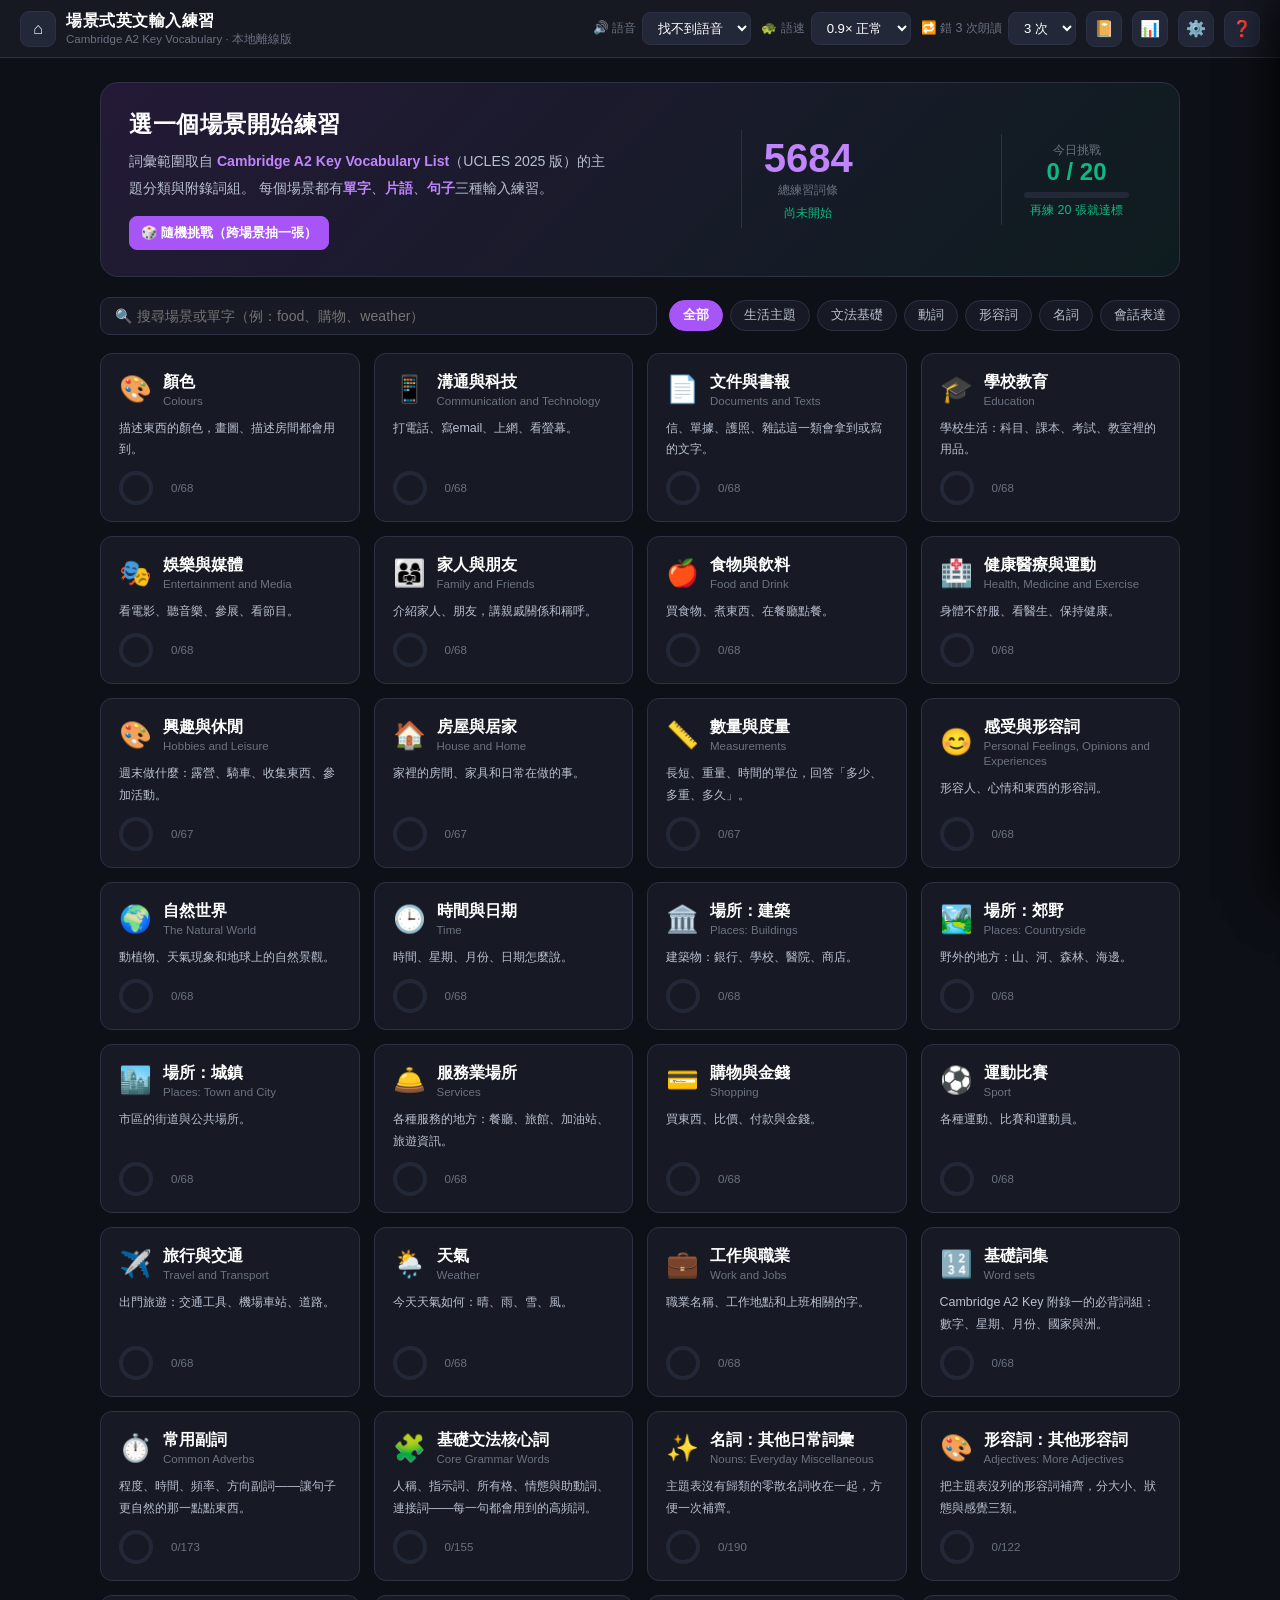
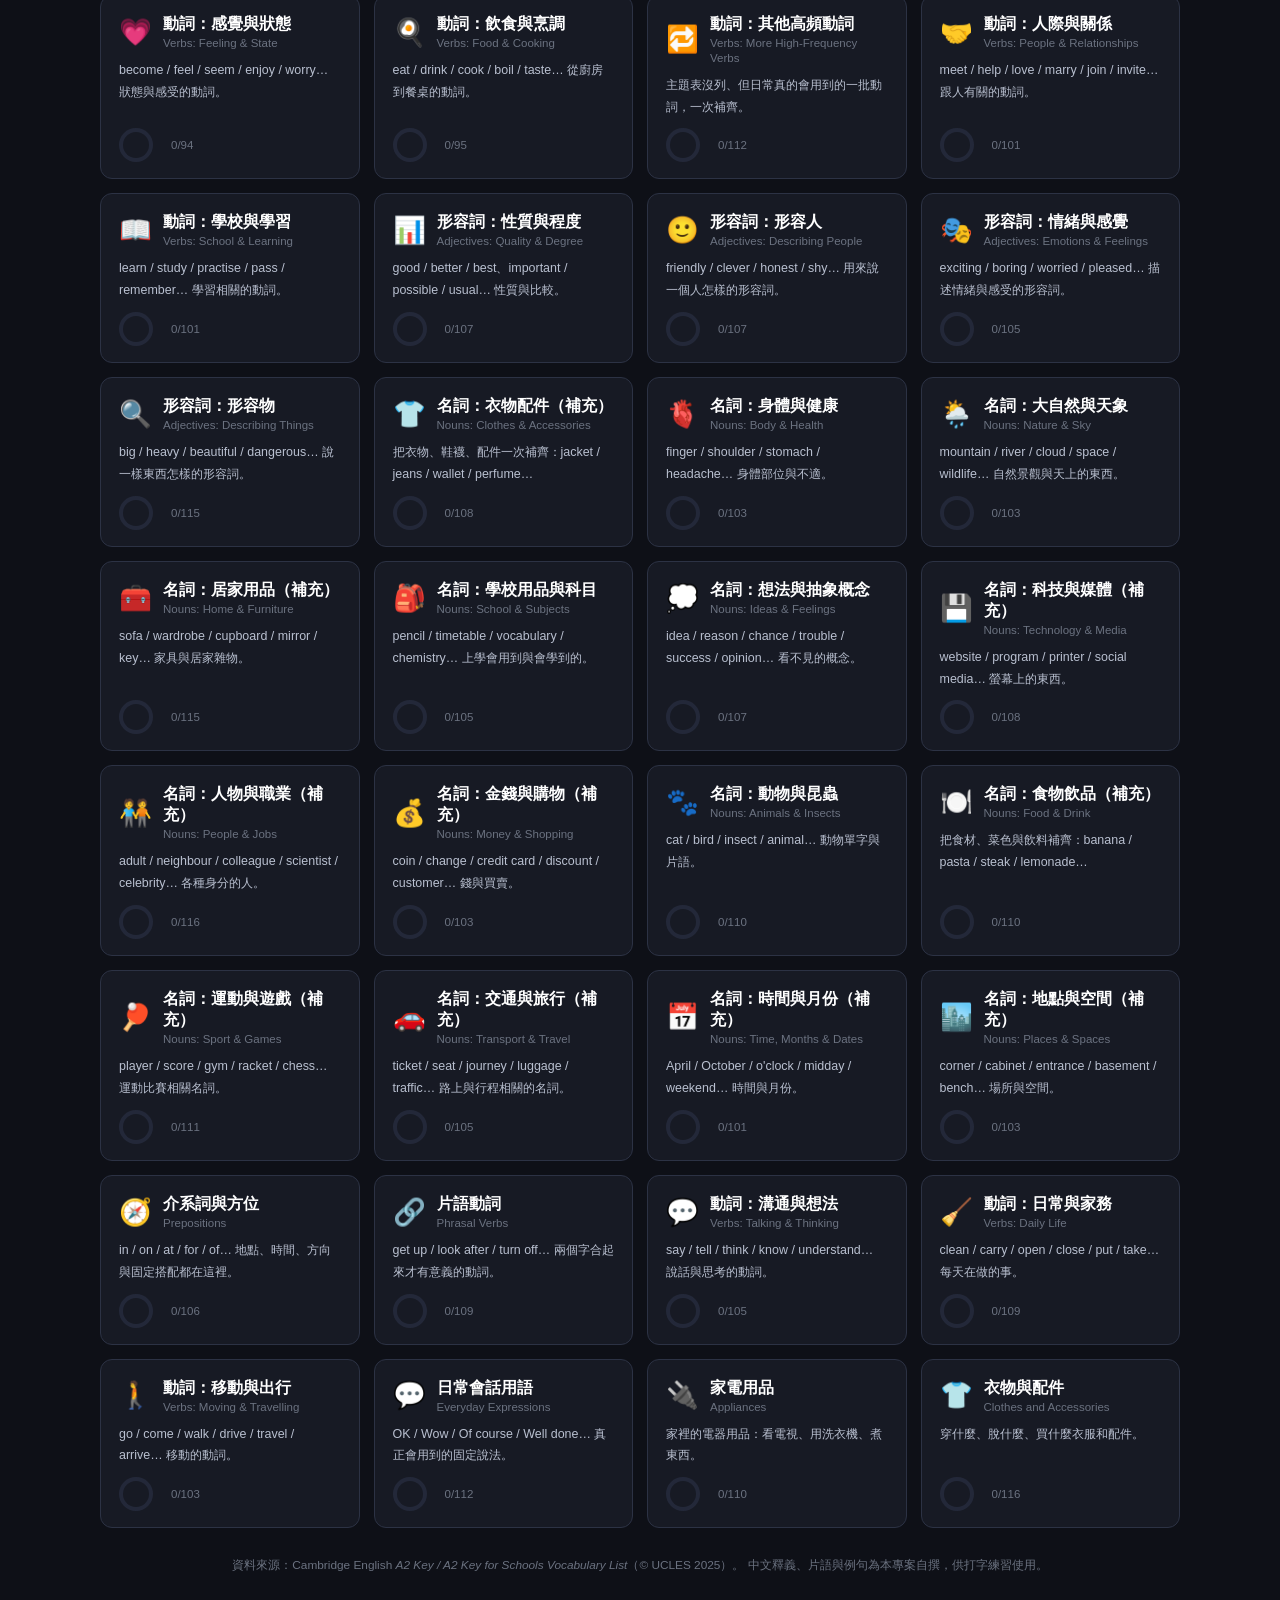
<file: index.html>
﻿<!DOCTYPE html>
<html lang="zh-TW">
<head>
<meta charset="UTF-8">
<meta name="viewport" content="width=device-width, initial-scale=1.0">
<title>場景式英文輸入練習 · A2 Key</title>
<meta name="description" content "依照生活場景分類，練習輸入單字、片語與英文句子。詞彙範圍參考 Cambridge English A2 Key Vocabulary List。">
<link rel="stylesheet" href="css/app.css">
<link rel="icon" href="data:image/svg+xml,<svg xmlns='http://www.w3.org/2000/svg' viewBox='0 0 100 100'><text y='.9em' font-size='90'>⌨️</text></svg>">
</head>
<body>

<!-- ══════════════ 頂列 ══════════════ -->
<header class="topbar">
  <div class="topbar__left">
    <button class="icon-btn" id="homeBtn" title="回到場景總覽" aria-label="回到場景總覽">⌂</button>
    <div class="brand">
      <strong>場景式英文輸入練習</strong>
      <span class="brand__sub">Cambridge A2 Key Vocabulary · 本地離線版</span>
    </div>
  </div>
  <div class="topbar__right">
    <div class="control-item">
      <label for="voiceSelect">🔊 語音</label>
      <select id="voiceSelect"><option>載入中…</option></select>
    </div>
    <div class="control-item">
      <label for="rateSelect">🐢 語速</label>
      <select id="rateSelect" aria-label="朗讀速度">
        <option value="0.5">0.5× 極慢</option>
        <option value="0.6">0.6× 很慢</option>
        <option value="0.7">0.7× 慢</option>
        <option value="0.8">0.8× 稍慢</option>
        <option value="0.9">0.9× 正常</option>
        <option value="1">1.0× 稍快</option>
        <option value="1.1">1.1× 快</option>
        <option value="1.2">1.2× 很快</option>
        <option value="1.3">1.3× 極快</option>
      </select>
    </div>
    <div class="control-item">
      <label for="repeatCountSelect">🔁 錯 3 次朗讀</label>
      <select id="repeatCountSelect">
        <option value="1">1 次</option>
        <option value="2">2 次</option>
        <option value="3" selected>3 次</option>
        <option value="4">4 次</option>
        <option value="5">5 次</option>
      </select>
    </div>
    <button class="icon-btn icon-btn--badge" id="srsBtn" title="錯字本（SRS 間隔重複）" aria-label="錯字本">
      📔<span class="icon-btn__badge" id="srsBadge" hidden>0</span>
    </button>
    <button class="icon-btn" id="statsBtn" title="學習統計" aria-label="學習統計">📊</button>
    <button class="icon-btn" id="settingsBtn" title="設定" aria-label="設定">⚙️</button>
    <button class="icon-btn" id="helpBtn" title="快捷鍵說明" aria-label="快捷鍵說明">❓</button>
  </div>
</header>

<main class="stage">

  <!-- ══════════════ 畫面 1：場景總覽 ══════════════ -->
  <section class="view view--active" id="viewHome">
    <div class="home-hero">
      <div>
        <h1>選一個場景開始練習</h1>
        <p>詞彙範圍取自 <b>Cambridge A2 Key Vocabulary List</b>（UCLES 2025 版）的主題分類與附錄詞組。
           每個場景都有<b>單字</b>、<b>片語</b>、<b>句子</b>三種輸入練習。</p>
        <button class="btn btn--primary hero-btn" id="randomBtn">🎲 隨機挑戰（跨場景抽一張）</button>
      </div>
      <div class="hero-stat">
        <div class="hero-stat__num" id="heroTotal">0</div>
        <div class="hero-stat__label">總練習詞條</div>
        <div class="hero-stat__sub" id="heroDone">尚未開始</div>
      </div>
      <div class="hero-stat hero-stat--daily" id="heroDaily">—</div>
    </div>

    <div class="filter-bar">
      <input type="search" id="sceneSearch" class="search" aria-label="搜尋場景或單字" placeholder="🔍 搜尋場景或單字（例：food、購物、weather）" autocomplete="off">
      <div class="chips" id="homeChips"></div>
    </div>

    <div class="scene-grid" id="sceneGrid"></div>

    <p class="home-foot">
      資料來源：Cambridge English <i>A2 Key / A2 Key for Schools Vocabulary List</i>（© UCLES 2025）。
      中文釋義、片語與例句為本專案自撰，供打字練習使用。
    </p>
  </section>

  <!-- ══════════════ 畫面 2：場景內單元清單 ══════════════ -->
  <section class="view" id="viewScene">
    <button class="back-link" id="sceneBack">← 回到場景總覽</button>
    <div class="scene-head">
      <div class="scene-head__icon" id="sceneIcon">🍎</div>
      <div class="scene-head__text">
        <h2 id="sceneName">—</h2>
        <p id="sceneSummary">—</p>
        <div class="progress-track"><div class="progress-fill" id="sceneProgressFill"></div></div>
        <div class="scene-head__meta" id="sceneMeta"></div>
      </div>
      <div class="scene-head__actions">
        <label class="toggle"><input type="checkbox" id="shuffleToggle"> 🔀 隨機</label>
        <button class="btn btn--ghost" id="sceneResetBtn">↺ 重設本場進度</button>
      </div>
    </div>

    <nav class="tabs" id="modeTabs">
      <button class="tab" data-mode="words"><span class="tab__ico">🔤</span>單字<span class="tab__n" data-n="words">0</span></button>
      <button class="tab" data-mode="phrases"><span class="tab__ico">🧩</span>片語<span class="tab__n" data-n="phrases">0</span></button>
      <button class="tab" data-mode="sentences"><span class="tab__ico">📝</span>句子<span class="tab__n" data-n="sentences">0</span></button>
      <button class="tab" data-mode="blind"><span class="tab__ico">🎯</span>盲打整句<span class="tab__n" data-n="blind">0</span></button>
    </nav>

    <div class="list-head">
      <span id="listCount">—</span>
      <div class="list-head__right">
        <label class="toggle"><input type="checkbox" id="mistakesOnly"> ⚠️ 只看錯題</label>
        <button class="btn btn--ghost btn--sm" id="listRestartBtn">↺ 從頭重練</button>
        <button class="btn btn--primary" id="listStartBtn">▶ 開始練習</button>
      </div>
    </div>

    <div class="unit-list" id="unitList"></div>
  </section>

  <!-- ══════════════ 畫面 3：輸入練習 ══════════════ -->
  <section class="view view--practice" id="viewPractice">
    <div class="practice-top">
      <button class="back-link" id="practiceBack">← 返回清單</button>
      <div class="chips-mini" id="practiceSceneTag"></div>
      <div class="practice-top__spacer"></div>
      <div class="live-stats" id="liveStats">
        <span title="本張卡片已花的時間">⏱ <b id="liveTime">0.0</b>s</span>
        <span title="本張卡片的錯誤次數">✗ <b id="liveErr">0</b></span>
        <span title="打字速度（每分鐘字元）">⌨ <b id="liveWpm">0</b></span>
      </div>
    </div>

    <div class="practice-bar">
      <div class="practice-bar__track"><div class="practice-bar__fill" id="practiceFill"></div></div>
      <label class="toggle toggle--sm"><input type="checkbox" id="hintToggle"> 💡 提示</label>
    </div>

    <!-- 逐字輸入模式 -->
    <div class="prompt-container" id="promptContainer">
      <div class="prompt-zh" id="promptZh">—</div>
      <div class="prompt-ipa" id="promptIpa"></div>
      <div class="prompt-en" id="promptEn"></div>
    </div>

    <div class="interactive-area" id="interactiveArea">
      <div class="words-container" id="wordsContainer"></div>
      <div class="blind-wrap" id="blindWrap" hidden>
        <div class="blind-line" id="blindLine"></div>
        <textarea id="blindInput" class="blind-input" spellcheck="false" autocomplete="off" aria-label="整句輸入區，請把英文整句打在這裡"
                  autocapitalize="off" autocorrect="off"
                  placeholder="在這裡打出整句英文…（Enter 送出，整句打對後按 Space 換下一句）"></textarea>
        <div class="blind-diff" id="blindDiff"></div>
        <p class="blind-note">盲打只比對文字本身，標點不列入計分；多打的字會以黃色顯示。</p>
      </div>
    </div>

    <div class="ime-hint" id="imeHint" style="display:none" role="status" aria-live="polite">
      <span class="ime-hint__ico">⌨</span>
      <span>偵測到<b>中文輸入法</b>正在組字，請按 <kbd>Shift</kbd> 或 <kbd>Ctrl</kbd>+<kbd>Space</kbd> 切到<b>英文（半形）</b>模式。
        這一題的撇號必須打成直的一條 <code>'</code>（U+0027），全形的 <code>＇</code> 雖然看起來像，鍵盤上打不出來也會被判錯。</span>
      <button class="ime-hint__x" id="imeHintClose" aria-label="關閉提示">✕</button>
    </div>

    <div class="status-banner" id="statusBanner" role="status" aria-live="polite"></div>

    <div class="bottom-bar">
      <button class="action-btn action-btn--primary" id="explainBtn"><span class="kbd">Alt+Z</span> 📖 解析</button>
      <button class="action-btn" id="speakBtn"><span class="kbd">Alt+'</span> ▶ 朗讀</button>
      <button class="action-btn" id="wordSpeakBtn"><span class="kbd">Alt+W</span> 🔤 單字</button>
      <button class="action-btn" id="prevBtn"><span class="kbd">Alt+P</span> 上一張</button>
      <button class="action-btn" id="nextBtn"><span class="kbd">Alt+N</span> 下一張</button>
      <button class="action-btn action-btn--primary" id="restartBtn"><span class="kbd">Enter</span> 重練</button>
    </div>
  </section>
</main>

<!-- ══════════════ 解析面板 ══════════════ -->
<div class="scrim" id="explainScrim"></div>
<aside class="drawer" id="explainPanel" aria-label="解析">
  <header class="drawer__head">
    <div>
      <h2>📖 這一題的解析</h2>
      <p class="drawer__sub" id="explainSub"></p>
    </div>
    <button class="drawer__close" id="explainClose" aria-label="關閉">✕</button>
  </header>
  <div class="drawer__body" id="explainBody"></div>
</aside>

<!-- ══════════════ 錯字本（SRS 間隔重複） ══════════════ -->
<div class="scrim" id="srsScrim"></div>
<aside class="drawer drawer--wide" id="srsPanel" aria-label="錯字本">
  <header class="drawer__head">
    <div>
      <h2>📔 錯字本</h2>
      <p class="drawer__sub" id="srsSubtitle">還沒有錯字紀錄</p>
    </div>
    <button class="drawer__close" id="srsClose" aria-label="關閉">✕</button>
  </header>

  <div class="drawer__body">
    <!-- ── 清單 ── -->
    <div id="srsPageList">
      <div class="srs-stats" id="srsStats"></div>
      <div class="srs-ladder-wrap" id="srsLadder"></div>

      <div class="srs-toolbar">
        <div class="srs-chips">
          <button class="chip" data-srs-filter="due">待複習</button>
          <button class="chip" data-srs-filter="waiting">學習中</button>
          <button class="chip" data-srs-filter="graduated">已畢業</button>
          <button class="chip" data-srs-filter="all">全部</button>
        </div>
        <select id="srsSort" aria-label="排序">
          <option value="stage">由生到熟</option>
          <option value="due">依到期時間</option>
          <option value="adds">依出錯次數</option>
        </select>
      </div>

      <div class="srs-actions">
        <button class="btn btn--primary srs-start" id="srsStart">▶ 開始複習</button>
        <button class="btn btn--ghost srs-clear" id="srsClear">清空錯字本</button>
      </div>

      <p class="srs-hint">
        每個錯字都會排進間隔重複的隊伍：剛錯的 10 分鐘後再看一次，之後 1 小時、8 小時、
        1 天、3 天、1 週、2 週、1 個月。<b>連續答對 <span id="srsNeed">3</span> 次才升一階</b>，
        答錯立刻打回原點——猜對不算數。
      </p>

      <div class="srs-count" id="srsCount"></div>
      <div class="srs-list" id="srsList"></div>
    </div>

    <!-- ── 滾動過關複習 ── -->
    <div id="srsPageReview" hidden>
      <button class="srs-back" id="srsBack">← 回到清單</button>

      <div class="srs-play" id="srsPlay">
        <div class="srs-play__top">
          <span class="srs-play__pos" id="srsPos">1 / 1</span>
          <span class="srs-play__tools">
            <button class="srs-mini" id="srsZhToggle" aria-pressed="false">👁 顯示中文</button>
            <button class="srs-mini" id="srsSpeak">🔊 朗讀</button>
          </span>
        </div>
        <div class="srs-play__bar"><i id="srsRoundBar"></i></div>

        <div class="srs-card">
          <div class="srs-card__stage" id="srsCardStage">剛錯</div>
          <div class="srs-card__ctx" id="srsCardCtx" hidden></div>
          <div class="srs-card__zh" id="srsCardZh" hidden></div>
          <div class="srs-card__ipa" id="srsCardIpa" hidden></div>
          <input class="srs-input" id="srsInput" autocomplete="off" autocapitalize="off"
                 autocorrect="off" spellcheck="false" aria-label="輸入答案">
          <div class="srs-feedback" id="srsFeedback" hidden></div>
          <div class="srs-card__from" id="srsCardFrom"></div>
        </div>

        <div class="srs-actions srs-actions--play">
          <button class="btn btn--primary" id="srsSubmit">送出（Enter）</button>
          <button class="btn btn--ghost" id="srsRetry">重打</button>
          <button class="btn btn--ghost" id="srsNo">不會</button>
          <button class="btn btn--ghost" id="srsYes">會了</button>
        </div>

        <p class="srs-hint srs-hint--play">
          先自己打出來再看答案（主動回憶）比反覆看有效得多。中文預設藏著，
          按 <kbd>Alt</kbd>+<kbd>H</kbd> 或按上方按鈕才會露出來。答錯的字會滾到本輪最後面，
          讓你趁還記得它的時候再寫一次。
        </p>
      </div>

      <div class="srs-summary" id="srsSummary" hidden></div>
      <div class="srs-actions srs-actions--again">
        <button class="btn btn--primary" id="srsAgain">再一輪</button>
      </div>
    </div>
  </div>
</aside>

<!-- ══════════════ 統計彈窗 ══════════════ -->
<div class="modal" id="statsModal" hidden>
  <div class="modal__card modal__card--wide">
    <div class="modal__head"><h2>📊 學習統計</h2><button class="drawer__close" data-close="statsModal">✕</button></div>
    <div class="modal__body" id="statsBody"></div>
    <div class="modal__body" id="weakBody" hidden>
      <div class="modal__head-row">
        <h3 class="help-h" style="margin-top:0">⚠️ 錯題本</h3>
        <span class="pill" id="weakCount"></span>
      </div>
      <p class="export-note">按「累計錯誤次數」排序，跨全部場景。這個次數是累積的，
        所以就算後來練對了也不會消失——正是需要多複習幾次的地方。點一列就直接跳回去練。</p>
      <div class="unit-list" id="weakList" aria-label="錯題本清單"></div>
    </div>
  </div>
</div>

<!-- ══════════════ 設定彈窗 ══════════════ -->
<div class="modal" id="settingsModal" hidden>
  <div class="modal__card">
    <div class="modal__head"><h2>⚙️ 設定</h2><button class="drawer__close" data-close="settingsModal">✕</button></div>
    <div class="modal__body" id="settingsBody">
      <label class="switch"><input type="checkbox" id="setAutoSpeak"> <span>切換單元時自動朗讀</span></label>
      <label class="switch"><input type="checkbox" id="setSpeakPenalty"> <span>錯字時朗讀整個單元（不只該單字）</span></label>
      <label class="switch"><input type="checkbox" id="setStrictCase"> <span>大小寫也必須完全正確（預設關閉，只比對字母）</span></label>
      <div class="setting-row">
        <label for="setRate">朗讀速度 <b id="setRateVal">0.9</b></label>
        <input type="range" id="setRate" min="0.5" max="1.3" step="0.05" value="0.9">
        <p class="export-note">頂列的「🐢 語速」下拉調的是同一個值，練習到一半也能直接改。</p>
      </div>
      <div class="setting-row">
        <label for="setFontSize">打字字級 <b id="setFontSizeVal">32</b>px</label>
        <input type="range" id="setFontSize" min="22" max="46" step="1" value="32">
      </div>
      <hr>
      <div class="export-box">
        <div class="export-head">
          <span>📤 資料備份與搬移</span>
          <span class="btn-row">
            <button class="btn btn--ghost btn--sm" id="exportDataBtn">匯出 scenes.js</button>
            <button class="btn btn--ghost btn--sm" id="exportProgressBtn">匯出進度</button>
            <button class="btn btn--ghost btn--sm" id="importProgressBtn">匯入進度</button>
            <button class="btn btn--danger btn--sm" id="clearProgressBtn">🗑 清除全部進度</button>
          </span>
        </div>
        <p class="export-note">
          場景內容存放在專案的 <code>data/scenes.js</code>，改完存檔、所有裝置就會共用同一份詞庫。<br>
          練習進度存在瀏覽器的 localStorage，可匯出成 JSON 檔換裝置使用。
        </p>
        <input type="file" id="importProgressFile" accept="application/json" hidden>
      </div>
    </div>
  </div>
</div>

<!-- ══════════════ 說明彈窗 ══════════════ -->
<div class="modal" id="helpModal" hidden>
  <div class="modal__card">
    <div class="modal__head"><h2>❓ 怎麼用這台練習機</h2><button class="drawer__close" data-close="helpModal">✕</button></div>
    <div class="modal__body" id="helpBody">
      <ol class="ex-list ex-list--num">
        <li><b>選場景</b>：首頁有 26 個生活場景，卡片上的圓環顯示該場景的完成度。</li>
        <li><b>選難度</b>：單字（逐字輸入）／片語（逐詞輸入）／句子（逐詞輸入）／盲打整句（整句一次打完）。</li>
        <li><b>照著打</b>：輸入框只接受「正確答案的前綴」，打錯會震動；同一個字錯 3 次會自動浮出提示並朗讀。</li>
        <li><b>💡 提示</b>（預設關閉）：勾選時會顯示英文原句與輸入框上方的單字；不勾選時只顯示中文與音標，英文原句和浮水印都藏起來，靠中文自己打出來。</li>
        <li><b>不會就查</b>：隨時按 <span class="kbd">Alt+Z</span> 看解析，含詞性、易錯點與練習建議。</li>
        <li><b>調朗讀</b>：頂列「🔊 語音」挑英文語音、「🐢 語速」調快慢（0.5×～1.3×，預設 0.9×），改完會先唸一句範例；跟 ⚙️ 設定頁的朗讀速度是同一個值。</li>
        <li><b>進度會記住</b>：練到第幾個、哪些字已經打好，都存在這台裝置，下次開啟直接接續。</li>
      </ol>
      <h3 class="help-h">鍵盤快捷鍵</h3>
      <table class="ex-table">
        <thead><tr><th>按鍵</th><th>功能</th></tr></thead>
        <tbody>
          <tr><td><span class="kbd">Alt + Z</span></td><td>開啟／關閉解析面板</td></tr>
          <tr><td><span class="kbd">Alt + '</span></td><td>朗讀整個單元</td></tr>
          <tr><td><span class="kbd">Alt + W</span></td><td>只朗讀目前這個單字／片語</td></tr>
          <tr><td><span class="kbd">Alt + P</span> / <span class="kbd">Alt + N</span></td><td>上一張／下一張</td></tr>
          <tr><td><span class="kbd">Enter</span></td><td>重練這一張（盲打模式下則是送出）</td></tr>
          <tr><td><span class="kbd">Space</span></td><td>句子還沒打完：朗讀目前這個單字；整句都打完：跳到下一句開頭</td></tr>
          <tr><td><span class="kbd">←</span> / <span class="kbd">→</span></td><td>上一張／下一張</td></tr>
          <tr><td><span class="kbd">Esc</span></td><td>關閉面板／彈窗</td></tr>
        </tbody>
      </table>
      <h3 class="help-h">三種輸入模式怎麼選</h3>
      <table class="ex-table">
        <thead><tr><th>模式</th><th>適合</th></tr></thead>
        <tbody>
          <tr><td><b>單字</b></td><td>先確認每個字的字母完全正確，特別是 -ed / -s / -le 這類變化</td></tr>
          <tr><td><b>片語</b></td><td>熟記固定搭配（<i>a piece of cake</i>、<i>at the weekend</i>）</td></tr>
          <tr><td><b>句子</b></td><td>逐詞輸入，強迫你注意大小寫、標點與單複數</td></tr>
          <tr><td><b>盲打整句</b></td><td>不看提示直接把整句打出來，最接近考試的輸入方式</td></tr>
        </tbody>
      </table>
    </div>
  </div>
</div>

<div class="toast" id="toast" role="status" aria-live="polite"></div>

<script src="data/scenes.js"></script>
<script src="js/store.js"></script>
<script src="js/ipa.js"></script>
<script src="js/speech.js"></script>
<script src="js/analysis.js"></script>
<script src="js/home.js"></script>
<script src="js/practice.js"></script>
<script src="js/ui.js"></script>
<script src="js/srs-notebook.js"></script>
<script src="js/srs-ui.js"></script>
<script src="js/app.js"></script>
</body>
</html>
</file>
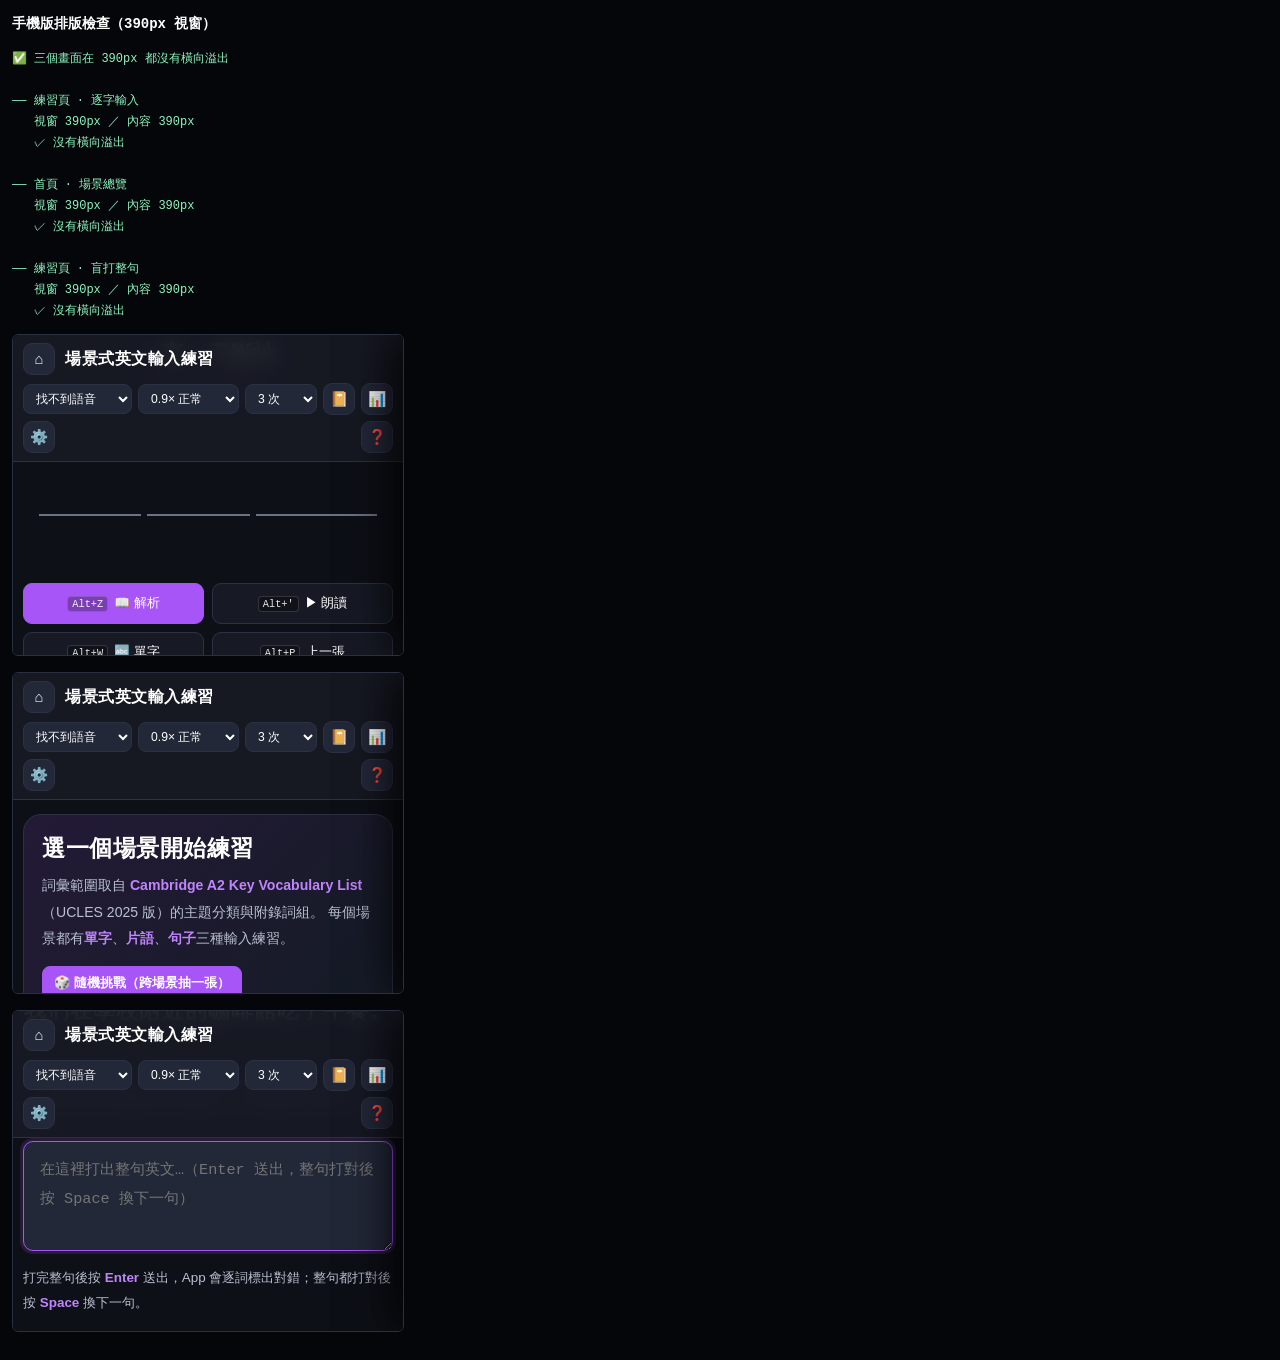
<file: tools/mobile-check.html>
﻿<!DOCTYPE html>
<html lang="zh-TW">
<head>
<meta charset="utf-8">
<meta name="viewport" content="width=device-width,initial-scale=1.0">
<title>手機版排版檢查</title>
<style>
  body { background:#05060a; color:#8ef5c0; font:12px/1.75 Consolas,"Microsoft JhengHei",monospace; margin:0; padding:12px; }
  h1 { font-size:14px; color:#fff; margin:0 0 8px; }
  iframe { width:390px; height:320px; border:1px solid #2a3040; display:block; margin:8px 0 16px; border-radius:6px; }
  #rep { white-space:pre-wrap; margin-bottom:12px; }
  .bad { color:#ff8a8a; } .good { color:#8ef5c0; }
</style>
</head>
<body>
<h1>手機版排版檢查（390px 視窗）</h1>
<pre id="rep">檢查中…</pre>

<iframe id="f1" src="../index.html?mob=1#practice/grammar-core/words/5"></iframe>
<iframe id="f2" src="../index.html?mob=2"></iframe>
<iframe id="f3" src="../index.html?mob=3#practice/food-drink/blind/1"></iframe>

<script>
/* 檢查三個畫面在 390px 下有沒有橫向溢出。
   位於「關閉狀態的抽屜 / 隱藏元素」不算問題，所以要先排除它們。 */
setTimeout(function () {
  var CASES = [
    ['f1', '練習頁 · 逐字輸入'],
    ['f2', '首頁 · 場景總覽'],
    ['f3', '練習頁 · 盲打整句']
  ];
  var out = [];

  CASES.forEach(function (c) {
    var f = document.getElementById(c[0]);
    var d = f.contentDocument;
    var doc = d.documentElement;
    var over = doc.scrollWidth - doc.clientWidth;

    out.push('── ' + c[1]);
    out.push('   視窗 ' + doc.clientWidth + 'px ／ 內容 ' + doc.scrollWidth + 'px');
    out.push(over > 0 ? '   ✗ 橫向溢出 ' + over + 'px' : '   ✓ 沒有橫向溢出');

    var bad = [];
    d.querySelectorAll('*').forEach(function (el) {
      // 跳過隱藏或滑出畫面的元素（解析抽屜關閉時本來就在畫面外）
      if (el.closest('.drawer') && !el.closest('.drawer.open')) return;
      if (el.hidden || getComputedStyle(el).display === 'none') return;
      var r = el.getBoundingClientRect();
      if (r.width > 0 && r.right > doc.clientWidth + 1) {
        bad.push(el.tagName.toLowerCase() +
          (el.id ? '#' + el.id : '') +
          (typeof el.className === 'string' && el.className
            ? '.' + el.className.trim().split(/\s+/)[0] : '') +
          ' right=' + Math.round(r.right));
      }
    });
    if (bad.length) {
      out.push('   ✗ 超出螢幕的元素：');
      bad.slice(0, 8).forEach(function (b) { out.push('       ' + b); });
    }
    out.push('');
  });

  var allOk = !/✗/.test(out.join(''));
  out.unshift(allOk ? '✅ 三個畫面在 390px 都沒有橫向溢出\n' : '❌ 有畫面出現橫向溢出\n');
  document.getElementById('rep').textContent = out.join('\n');
  document.title = allOk ? 'MOBILE-OK' : 'MOBILE-BAD';
}, 2000);
</script>
</body>
</html>
</file>
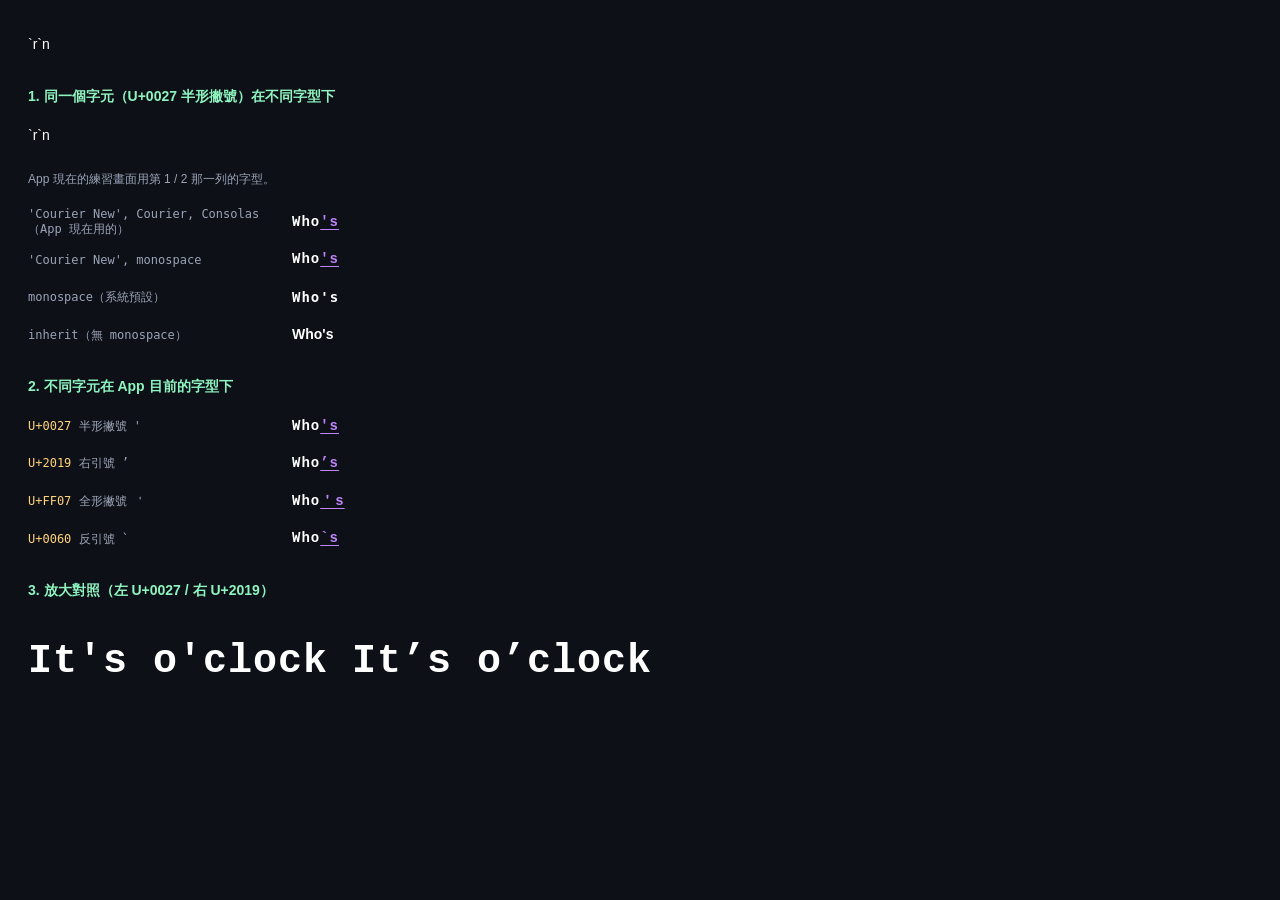
<file: tools/quote-font.html>
﻿<!DOCTYPE html>
<html lang="zh-TW">
<head>
<meta charset="utf-8">
<title>撇號字元 vs 字型</title>`r`n<!-- 在瀏覽器開啟這個檔案，可以確認你的電腦上 U+0027 長什麼樣子 -->
<style>
  body { background:#0e1017; color:#fff; font:14px/2.4 "Microsoft JhengHei",sans-serif; padding:20px; }
  h2 { font-size:14px; color:#8ef5c0; margin:18px 0 6px; }
  .row { display:flex; align-items:center; gap:14px; margin:4px 0; }
  .tag { width:250px; font:12px Consolas,monospace; color:#9aa4b8; }
  /* 完全複製 App 的浮水印樣式 */
  .wm { font-family: 'Courier New', Courier, Consolas, monospace; font-size:14px; font-weight:600;
        letter-spacing:1px; white-space:nowrap; }
  .wm .un { color:#c084fc; text-decoration:underline; text-underline-offset:3px; }
  .wm2 { font-family: 'Courier New', monospace; font-size:14px; font-weight:600;
         letter-spacing:1px; white-space:nowrap; }
  .wm2 .un { color:#c084fc; text-decoration:underline; text-underline-offset:3px; }
  .big { font-size:40px; }
  code { color:#ffd479; }
</style>
</head>
<body>
<h2>1. 同一個字元（U+0027 半形撇號）在不同字型下</h2>`r`n<p style="font-size:12px;color:#9aa4b8">App 現在的練習畫面用第 1 / 2 那一列的字型。</p>
<div class="row"><span class="tag">'Courier New', Courier, Consolas（App 現在用的）</span>
  <span class="wm">Who<span class="un">'s</span></span></div>
<div class="row"><span class="tag">'Courier New', monospace</span>
  <span class="wm2">Who<span class="un">'s</span></span></div>
<div class="row"><span class="tag">monospace（系統預設）</span>
  <span style="font-family:monospace;font-weight:600;letter-spacing:1px">Who<span class="un">'s</span></span></div>
<div class="row"><span class="tag">inherit（無 monospace）</span>
  <span style="font-weight:600">Who<span class="un">'s</span></span></div>

<h2>2. 不同字元在 App 目前的字型下</h2>
<div class="row"><span class="tag"><code>U+0027</code> 半形撇號 '</span>
  <span class="wm">Who<span class="un">'s</span></span></div>
<div class="row"><span class="tag"><code>U+2019</code> 右引號 ’</span>
  <span class="wm">Who<span class="un">’s</span></span></div>
<div class="row"><span class="tag"><code>U+FF07</code> 全形撇號 ＇</span>
  <span class="wm">Who<span class="un">＇s</span></span></div>
<div class="row"><span class="tag"><code>U+0060</code> 反引號 `</span>
  <span class="wm">Who<span class="un">`s</span></span></div>

<h2>3. 放大對照（左 U+0027 / 右 U+2019）</h2>
<div class="row" style="gap:24px">
  <span class="wm big" style="color:#fff">It's o'clock</span>
  <span class="wm big" style="color:#fff">It’s o’clock</span>
</div>
</body>
</html>
</file>
<file: css/app.css>
﻿/* ══════════════════════════════════════════════════════════════
   場景式英文輸入練習 · app.css
   設計沿用 wordmomo 的深色 + 紫色主調，並擴充場景瀏覽與統計。
   ══════════════════════════════════════════════════════════════ */

:root {
  --bg-main: #0e1017;
  --bg-card: #171a24;
  --bg-card-2: #1d2130;
  --bg-input: #232839;
  --accent: #a855f7;
  --accent-hover: #9333ea;
  --accent-soft: #c084fc;
  --green: #10b981;
  --red: #ef4444;
  --amber: #f59e0b;
  --text: #ffffff;
  --text-dim: #b9c0d0;
  --text-muted: #6b7280;
  --border: #2c3244;
  --radius: 12px;
  --shadow: 0 10px 30px rgba(0, 0, 0, .45);
}

/* ══════════════════════════════════════════════════════════════
   打字字型
   為什麼不用 Consolas：Consolas 把半形撇號 ' (U+0027) 畫成彎的、像逗號，
   學生看到會以為答案是 ’ 而打錯。Courier New 的 ' 是一條直的豎線，
   才是真正的「打字機單引號」外觀。Consolas 留作後援。
   ══════════════════════════════════════════════════════════════ */
:root {
  --font-type: 'Courier New', Courier, Consolas, 'DejaVu Sans Mono', monospace;
}

* { box-sizing: border-box; margin: 0; padding: 0; }

/* 帶 class 的元素會蓋掉瀏覽器預設的 [hidden]，這裡補回來 */
[hidden] { display: none !important; }

html { -webkit-text-size-adjust: 100%; }

body {
  background: var(--bg-main);
  color: var(--text);
  min-height: 100vh;
  display: flex;
  flex-direction: column;
  font-family: -apple-system, BlinkMacSystemFont, "Segoe UI", "Microsoft JhengHei",
               "PingFang TC", Roboto, Helvetica, Arial, sans-serif;
  overflow-x: hidden;
}

button, input, select, textarea { font-family: inherit; }
button { cursor: pointer; border: none; background: none; color: inherit; }

/* ─────────────── 頂列 ─────────────── */
.topbar {
  position: sticky; top: 0; z-index: 60;
  width: 100%;
  display: flex; align-items: center; justify-content: space-between;
  gap: 16px; flex-wrap: wrap;
  padding: 10px 20px;
  background: rgba(23, 26, 36, .92);
  backdrop-filter: blur(10px);
  border-bottom: 1px solid var(--border);
}

.topbar__left, .topbar__right { display: flex; align-items: center; gap: 10px; flex-wrap: wrap; }

.brand { display: flex; flex-direction: column; line-height: 1.35; }
.brand strong { font-size: 1rem; letter-spacing: .5px; }
.brand__sub { font-size: .72rem; color: var(--text-muted); }

.icon-btn {
  width: 36px; height: 36px; border-radius: 9px;
  background: var(--bg-input); border: 1px solid var(--border);
  font-size: 1rem; display: grid; place-items: center;
  transition: .18s;
}
.icon-btn:hover { border-color: var(--accent); background: var(--bg-card-2); }

.control-item { display: flex; align-items: center; gap: 6px; font-size: .78rem; color: var(--text-muted); }

select, .btn {
  background: var(--bg-input); color: var(--text);
  border: 1px solid var(--border); border-radius: 8px;
  padding: 7px 11px; font-size: .82rem; transition: .18s;
}
select { max-width: 190px; }
select:focus, .btn:focus-visible { outline: 2px solid var(--accent); outline-offset: 1px; }
select:hover, .btn:hover { border-color: var(--accent); }

.btn--primary { background: var(--accent); border-color: var(--accent); color: #fff; font-weight: 600; }
.btn--primary:hover { background: var(--accent-hover); border-color: var(--accent-hover); }
.btn--ghost { background: transparent; }
.btn--danger { background: transparent; border-color: rgba(239, 68, 68, .5); color: #fca5a5; }
.btn--danger:hover { border-color: var(--red); background: rgba(239, 68, 68, .1); }
.btn--sm { padding: 5px 9px; font-size: .76rem; }

/* ─────────────── 舞台與切換 ─────────────── */
.stage { flex: 1; width: 100%; display: flex; flex-direction: column; }

.view { display: none; width: 100%; max-width: 1120px; margin: 0 auto; padding: 24px 20px 40px; }
.view--active { display: block; }
.view--practice { display: none; flex-direction: column; }
.view--practice.view--active { display: flex; }

.back-link {
  color: var(--text-muted); font-size: .82rem; padding: 4px 0; margin-bottom: 12px;
  transition: .18s;
}
.back-link:hover { color: var(--accent-soft); }

/* ─────────────── 首頁 ─────────────── */
.home-hero {
  display: flex; align-items: center; justify-content: space-between; gap: 28px; flex-wrap: wrap;
  background: linear-gradient(135deg, rgba(168, 85, 247, .14), rgba(16, 185, 129, .07));
  border: 1px solid var(--border); border-radius: 18px; padding: 26px 28px; margin-bottom: 20px;
}
.home-hero h1 { font-size: 1.45rem; margin-bottom: 8px; letter-spacing: .5px; }
.home-hero p { color: var(--text-dim); font-size: .88rem; line-height: 1.9; max-width: 62ch; }
.home-hero p b { color: var(--accent-soft); font-weight: 600; }

.hero-stat { text-align: center; padding: 6px 22px; border-left: 1px solid var(--border); }
.hero-stat__num { font-size: 2.5rem; font-weight: 800; color: var(--accent-soft); line-height: 1.1; }
.hero-stat__label { font-size: .78rem; color: var(--text-muted); margin-top: 2px; }
.hero-stat__sub { font-size: .78rem; color: var(--green); margin-top: 6px; }
.hero-stat--daily { border-left: 1px solid var(--border); min-width: 150px; }
.hero-btn { margin-top: 14px; }

.filter-bar { display: flex; align-items: center; gap: 12px; flex-wrap: wrap; margin-bottom: 18px; }
.search {
  flex: 1; min-width: 240px;
  background: var(--bg-card); color: var(--text);
  border: 1px solid var(--border); border-radius: 10px;
  padding: 10px 14px; font-size: .88rem;
}
.search:focus { outline: none; border-color: var(--accent); }

.chips { display: flex; gap: 7px; flex-wrap: wrap; }
.chip {
  background: var(--bg-card); border: 1px solid var(--border); color: var(--text-dim);
  border-radius: 20px; padding: 6px 13px; font-size: .8rem; transition: .18s;
}
.chip:hover { border-color: var(--accent); color: var(--text); }
.chip--on { background: var(--accent); border-color: var(--accent); color: #fff; font-weight: 600; }

.chips-mini { display: flex; gap: 7px; flex-wrap: wrap; align-items: center; }
.chips-mini .chip { padding: 4px 11px; font-size: .76rem; }

.scene-grid {
  display: grid; gap: 14px;
  grid-template-columns: repeat(auto-fill, minmax(238px, 1fr));
}

.scene-card {
  position: relative; overflow: hidden;
  background: var(--bg-card); border: 1px solid var(--border); border-radius: var(--radius);
  padding: 18px 18px 16px; text-align: left; width: 100%;
  transition: transform .18s, border-color .18s, box-shadow .18s;
  display: flex; flex-direction: column; gap: 10px;
}
.scene-card:hover { transform: translateY(-3px); border-color: var(--accent); box-shadow: var(--shadow); }
.scene-card__top { display: flex; align-items: center; gap: 11px; }
.scene-card__ico { font-size: 1.65rem; line-height: 1; }
.scene-card__name { font-size: 1rem; font-weight: 700; }
.scene-card__en { font-size: .72rem; color: var(--text-muted); }
.scene-card__sum { font-size: .78rem; color: var(--text-dim); line-height: 1.75; flex: 1; }
.scene-card__foot { display: flex; align-items: center; gap: 9px; font-size: .72rem; color: var(--text-muted); }

.ring { --p: 0; width: 34px; height: 34px; border-radius: 50%; flex: none; position: relative;
  background: conic-gradient(var(--accent) calc(var(--p) * 1%), var(--bg-input) 0);
  display: grid; place-items: center; }
.ring::after { content: ''; position: absolute; inset: 4px; border-radius: 50%; background: var(--bg-card); }
.ring__txt { position: relative; font-size: .58rem; font-weight: 700; color: var(--text-dim); }

.bar { flex: 1; height: 6px; background: var(--bg-input); border-radius: 3px; overflow: hidden; }
.bar > i { display: block; height: 100%; background: linear-gradient(90deg, var(--accent), var(--green)); border-radius: 3px; transition: width .3s; }

.home-foot { margin-top: 26px; font-size: .74rem; color: var(--text-muted); line-height: 1.9; text-align: center; }
.empty-hint { grid-column: 1 / -1; text-align: center; color: var(--text-muted); padding: 40px 0; font-size: .9rem; }

/* ─────────────── 場景頁 ─────────────── */
.scene-head {
  display: flex; gap: 18px; align-items: flex-start; flex-wrap: wrap;
  background: var(--bg-card); border: 1px solid var(--border); border-radius: var(--radius);
  padding: 20px 22px; margin-bottom: 16px;
}
.scene-head__icon { font-size: 2.6rem; line-height: 1; }
.scene-head__text { flex: 1; min-width: 220px; }
.scene-head h2 { font-size: 1.3rem; margin-bottom: 6px; }
.scene-head p { color: var(--text-dim); font-size: .85rem; line-height: 1.8; margin-bottom: 12px; }
.scene-head__meta { font-size: .76rem; color: var(--text-muted); margin-top: 8px; }
.scene-head__actions { display: flex; gap: 10px; align-items: center; flex-wrap: wrap; }

.progress-track { height: 8px; background: var(--bg-input); border-radius: 4px; overflow: hidden; }
.progress-fill { height: 100%; width: 0; background: linear-gradient(90deg, var(--accent), var(--green)); transition: width .35s; }

.toggle { display: inline-flex; align-items: center; gap: 6px; font-size: .8rem; color: var(--text-dim); cursor: pointer; user-select: none; }
.toggle input { accent-color: var(--accent); width: 15px; height: 15px; cursor: pointer; }
.toggle--sm { font-size: .76rem; }

.tabs { display: flex; gap: 8px; margin-bottom: 14px; flex-wrap: wrap; }
.tab {
  background: var(--bg-card); border: 1px solid var(--border); color: var(--text-dim);
  border-radius: 10px; padding: 10px 16px; font-size: .88rem; font-weight: 600;
  display: inline-flex; align-items: center; gap: 8px; transition: .18s;
}
.tab:hover { border-color: var(--accent); color: var(--text); }
.tab--on { background: var(--accent); border-color: var(--accent); color: #fff; }
.tab__ico { font-size: 1rem; }
.tab__n { font-size: .7rem; background: rgba(0, 0, 0, .25); border-radius: 20px; padding: 1px 7px; color: inherit; opacity: .85; }

.list-head { display: flex; align-items: center; justify-content: space-between; gap: 12px; flex-wrap: wrap; margin-bottom: 10px; font-size: .82rem; color: var(--text-muted); }
.list-head__right { display: flex; align-items: center; gap: 10px; flex-wrap: wrap; }

.unit-list { display: flex; flex-direction: column; gap: 7px; }
.unit-row {
  display: flex; align-items: center; gap: 14px;
  background: var(--bg-card); border: 1px solid var(--border); border-radius: 10px;
  padding: 11px 15px; text-align: left; width: 100%; transition: .16s;
}
.unit-row:hover { border-color: var(--accent); transform: translateX(3px); }
.unit-row__n { width: 34px; flex: none; font-size: .74rem; color: var(--text-muted); font-variant-numeric: tabular-nums; }
.unit-row__main { flex: 1; min-width: 0; }
.unit-row__en { font-family: var(--font-type); font-size: .95rem; font-weight: 600; word-break: break-word; }
.unit-row__en--hidden { color: var(--text-muted); font-family: inherit; font-weight: 500; letter-spacing: 1px; }
.unit-row__zh { font-size: .8rem; color: var(--text-muted); margin-top: 3px; }
.unit-row__ipa { font-family: Consolas, 'Courier New', monospace; font-size: .76rem; color: var(--accent-soft); margin-top: 3px; }
.unit-row__stats { display: flex; gap: 6px; flex: none; }
.pill { font-size: .68rem; padding: 2px 8px; border-radius: 20px; border: 1px solid var(--border); color: var(--text-muted); white-space: nowrap; }
.pill--ok { color: var(--green); border-color: rgba(16, 185, 129, .45); background: rgba(16, 185, 129, .1); }
.pill--bad { color: #fca5a5; border-color: rgba(239, 68, 68, .45); background: rgba(239, 68, 68, .1); }
.pill--new { color: var(--accent-soft); border-color: rgba(168, 85, 247, .45); }

/* ─────────────── 練習頁 ─────────────── */
.practice-top { display: flex; align-items: center; gap: 12px; flex-wrap: wrap; margin-bottom: 12px; }
.practice-top__spacer { flex: 1; }
.live-stats { display: flex; gap: 14px; font-size: .78rem; color: var(--text-muted); }
.live-stats b { color: var(--text-dim); font-variant-numeric: tabular-nums; }

.practice-bar { display: flex; align-items: center; gap: 14px; margin-bottom: 22px; flex-wrap: wrap; }
.practice-bar__label { font-size: .8rem; color: var(--text-muted); white-space: nowrap; }
.practice-bar__track { flex: 1; min-width: 120px; height: 7px; background: var(--bg-input); border-radius: 4px; overflow: hidden; }
.practice-bar__fill { height: 100%; width: 0; background: linear-gradient(90deg, var(--accent), var(--green)); transition: width .25s; }

.prompt-container { text-align: center; margin-bottom: 34px; }
.prompt-tag {
  display: inline-block; background: rgba(168, 85, 247, .12); color: var(--accent-soft);
  border: 1px solid rgba(168, 85, 247, .3); border-radius: 20px;
  padding: 3px 14px; font-size: .74rem; margin-bottom: 14px;
}
.prompt-zh { font-size: 1.9rem; font-weight: 700; letter-spacing: 1px; margin-bottom: 10px; line-height: 1.4; }
.prompt-ipa {
  font-family: Consolas, 'Courier New', monospace; font-size: 1rem; color: var(--accent-soft);
  background: rgba(168, 85, 247, .1); padding: 4px 16px; border-radius: 20px; display: inline-block;
}
.prompt-en { font-family: var(--font-type); font-size: 1.15rem; color: var(--text-dim); margin-top: 12px; }

.interactive-area { display: flex; flex-direction: column; align-items: center; justify-content: center; min-height: 120px; margin-bottom: 26px; }

.words-container { display: flex; flex-wrap: wrap; justify-content: center; align-items: flex-end; gap: 26px 12px; max-width: 980px; }

.word-box { display: flex; align-items: flex-end; position: relative; }

.input-wrapper {
  position: relative; display: inline-block; height: 46px;
  border-bottom: 2px solid var(--text-muted);
  transition: border-color .2s, box-shadow .2s;
  font-family: var(--font-type) !important;
}
.input-wrapper.focus { border-bottom-color: var(--accent-soft); box-shadow: 0 4px 12px rgba(168, 85, 247, .35); }
.input-wrapper.error { border-bottom-color: var(--red); animation: shake .3s ease-in-out; }
.input-wrapper.correct { border-bottom-color: var(--accent-soft); }

.word-input {
  position: absolute; inset: 0; width: 100%; height: 100%;
  font-family: inherit !important; font-size: inherit !important; font-weight: inherit !important;
  line-height: 44px !important; text-align: center !important; letter-spacing: 1px !important;
  padding: 0 4px !important; margin: 0 !important; border: none !important;
  background: transparent !important; color: #fff; outline: none !important;
  caret-color: var(--accent-soft); -webkit-appearance: none; appearance: none;
}
.word-input.correct { color: var(--accent-soft); }
.word-input.error { color: var(--red); }

.watermark-layer {
  position: absolute; top: -25px; left: 50%; transform: translateX(-50%);
  width: 100%; text-align: center;
  font-family: var(--font-type); font-size: 14px; font-weight: 600;
  white-space: nowrap; pointer-events: none; z-index: 3; letter-spacing: 1px; opacity: .9;
}
.wm-typed { color: rgba(255, 255, 255, .3); }
.wm-untyped { color: var(--accent-soft); text-decoration: underline; text-underline-offset: 3px; }

.punctuation { font-size: 30px; font-weight: 500; color: var(--text); margin: 0 4px 0 -4px; padding-bottom: 2px; }

@keyframes shake {
  0%, 100% { transform: translateX(0); }
  20%, 60% { transform: translateX(-4px); }
  40%, 80% { transform: translateX(4px); }
}

.ime-hint {
  width: 100%; max-width: 820px; margin: 0 auto 16px;
  display: flex; align-items: flex-start; gap: 10px;
  background: rgba(250, 204, 21, .1); border: 1px solid rgba(250, 204, 21, .45);
  color: #fde68a; border-radius: 10px; padding: 12px 16px;
  font-size: .85rem; line-height: 1.9;
}
.ime-hint__ico { font-size: 1.1rem; line-height: 1.4; }
.ime-hint b { color: #fff; }
.ime-hint code { background: rgba(0, 0, 0, .35); padding: 1px 6px; border-radius: 4px; font-family: var(--font-type); }
.ime-hint kbd {
  font-family: Consolas, 'Courier New', monospace; font-size: .72rem;
  background: rgba(0, 0, 0, .35); border: 1px solid rgba(255, 255, 255, .2);
  border-radius: 4px; padding: 1px 6px;
}
.ime-hint__x { background: none; color: var(--text-muted); font-size: 1rem; padding: 0 2px; flex: none; }
.ime-hint__x:hover { color: #fff; }
.status-banner {
  width: 100%; max-width: 760px; margin: 0 auto 18px;
  background: rgba(16, 185, 129, .1); border: 1px solid var(--green); color: var(--green);
  padding: 12px 20px; border-radius: 10px; text-align: center; font-size: .92rem;
  display: none; align-items: center; justify-content: center; gap: 10px; flex-wrap: wrap;
}
.status-banner.show { display: flex; }
.status-banner.is-error { background: rgba(239, 68, 68, .1); border-color: var(--red); color: #fca5a5; }
.status-banner strong { color: #fff; }

.bottom-bar { display: flex; justify-content: center; gap: 10px; flex-wrap: wrap; }
.action-btn {
  display: inline-flex; align-items: center; gap: 8px;
  background: var(--bg-card); border: 1px solid var(--border); color: var(--text);
  padding: 10px 16px; border-radius: 9px; font-size: .85rem; transition: .18s;
}
.action-btn:hover { background: var(--bg-input); border-color: var(--accent); }
.action-btn--primary { background: var(--accent); border-color: var(--accent); }
.action-btn--primary:hover { background: var(--accent-hover); border-color: var(--accent-hover); }
.action-btn:disabled { opacity: .4; cursor: not-allowed; }
.kbd {
  font-family: Consolas, 'Courier New', monospace; font-size: .7rem;
  background: rgba(0, 0, 0, .3); border: 1px solid rgba(255, 255, 255, .16);
  border-radius: 4px; padding: 1px 6px; opacity: .9;
}

/* ─────────────── 盲打整句 ─────────────── */
.blind-wrap { width: 100%; max-width: 780px; display: flex; flex-direction: column; gap: 14px; }
.blind-line {
  font-family: var(--font-type); font-size: 1.15rem; line-height: 2;
  color: var(--text-dim); background: var(--bg-card); border: 1px solid var(--border);
  border-radius: 10px; padding: 14px 18px; text-align: center; word-break: break-word; letter-spacing: .5px;
}
.blind-line span { padding: 1px 3px; border-radius: 4px; }
.blind-line .tok-good { color: var(--green); background: rgba(16, 185, 129, .14); }
.blind-line .tok-bad { color: #fca5a5; background: rgba(239, 68, 68, .16); text-decoration: underline wavy var(--red); text-underline-offset: 4px; }
.blind-line .tok-extra { color: var(--amber); background: rgba(245, 158, 11, .14); text-decoration: line-through; }
.blind-line .tok-cur { border-left: 2px solid var(--accent-soft); }
.blind-note { font-size: .74rem; color: var(--text-muted); text-align: center; margin-top: 2px; }

.blind-input {
  width: 100%; min-height: 92px; resize: vertical;
  background: var(--bg-input); border: 1px solid var(--border); color: var(--text);
  border-radius: 10px; padding: 14px 16px;
  font-family: var(--font-type); font-size: 1.05rem; line-height: 1.9;
  outline: none;
}
.blind-input:focus { border-color: var(--accent); box-shadow: 0 0 0 3px rgba(168, 85, 247, .16); }

.blind-diff { font-size: .84rem; color: var(--text-dim); line-height: 1.9; min-height: 24px; }
.blind-diff b { color: var(--accent-soft); }

/* ─────────────── 抽屜（解析） ─────────────── */
.scrim {
  position: fixed; inset: 0; background: rgba(0, 0, 0, .6); backdrop-filter: blur(3px);
  opacity: 0; visibility: hidden; transition: .28s; z-index: 900;
}
.scrim.open { opacity: 1; visibility: visible; }

.drawer {
  position: fixed; top: 0; right: 0; width: min(720px, 100vw); height: 100vh;
  background: var(--bg-card); border-left: 1px solid var(--border);
  box-shadow: -12px 0 44px rgba(0, 0, 0, .55);
  transform: translateX(101%); transition: transform .3s cubic-bezier(.4, 0, .2, 1);
  z-index: 950; display: flex; flex-direction: column;
}
.drawer.open { transform: translateX(0); }

.drawer__head {
  display: flex; justify-content: space-between; align-items: flex-start; gap: 12px;
  padding: 20px 24px; border-bottom: 1px solid var(--border); flex: none;
}
.drawer__head h2 { font-size: 1.08rem; }
.drawer__sub { font-size: .76rem; color: var(--text-muted); margin-top: 5px; font-family: Consolas, 'Courier New', monospace; }
.drawer__close { background: none; color: var(--text-muted); font-size: 1.1rem; padding: 4px 8px; flex: none; }
.drawer__close:hover { color: var(--text); }
.drawer__body { flex: 1; overflow-y: auto; padding: 20px 24px 60px; }

/* ══════════════════════════════════════════════════════════════
   錯字本（SRS 間隔重複 + 滾動過關）
   ══════════════════════════════════════════════════════════════ */

.icon-btn { position: relative; }
.icon-btn__badge {
  position: absolute; top: -4px; right: -4px; min-width: 17px; height: 17px;
  padding: 0 4px; border-radius: 9px; background: var(--red); color: #fff;
  font-size: .62rem; line-height: 17px; text-align: center; font-weight: 700;
  pointer-events: none;
}
.icon-btn__badge[hidden] { display: none; }

/* 錯字本比較寬，但還是不能超過視窗（100vw 在有捲軸時會比可見範圍寬一點） */
.drawer--wide { width: min(760px, 100vw); max-width: 100%; }

/* ── 統計磚 ── */
.srs-stats { display: grid; grid-template-columns: repeat(4, 1fr); gap: 8px; }
.srs-tile {
  background: var(--bg-card-2); border: 1px solid var(--border); border-radius: 10px;
  padding: 11px 6px; text-align: center;
}
.srs-tile__n { font-size: 1.5rem; font-weight: 700; line-height: 1.15; }
.srs-tile__l { font-size: .68rem; color: var(--text-muted); margin-top: 3px; }
.srs-tile--due .srs-tile__n { color: var(--amber); }
.srs-tile--wait .srs-tile__n { color: var(--accent-soft); }
.srs-tile--done .srs-tile__n { color: var(--green); }

/* ── 階梯分布 ── */
.srs-ladder-wrap { margin: 14px 0 4px; }
.srs-ladder { display: flex; flex-direction: column; gap: 3px; }
.srs-ladder__row { display: flex; align-items: center; gap: 9px; font-size: .7rem; }
.srs-ladder__lb { flex: none; width: 62px; color: var(--text-muted); text-align: right; }
.srs-ladder__bar {
  flex: 1; height: 8px; border-radius: 4px; background: rgba(255, 255, 255, .06); overflow: hidden;
}
.srs-ladder__bar i {
  display: block; height: 100%; border-radius: 4px;
  background: linear-gradient(90deg, var(--red), var(--amber) 45%, var(--green));
}
.srs-ladder__n { flex: none; width: 26px; color: var(--text-dim); font-variant-numeric: tabular-nums; }

/* ── 工具列 ── */
.srs-toolbar {
  display: flex; flex-wrap: wrap; gap: 10px; align-items: center; justify-content: space-between;
  margin: 18px 0 12px;
}
.srs-chips { display: flex; flex-wrap: wrap; gap: 6px; }
.srs-toolbar select {
  background: var(--bg-input); color: var(--text); border: 1px solid var(--border);
  border-radius: 8px; padding: 7px 10px; font-size: .78rem;
}

.srs-actions { display: flex; flex-wrap: wrap; gap: 10px; align-items: center; }
.srs-start { flex: 1 1 auto; }
.srs-start:disabled { opacity: .5; cursor: not-allowed; }
.srs-clear { font-size: .78rem; padding: 9px 14px; }

.srs-hint {
  margin: 14px 0 0; font-size: .74rem; line-height: 1.95; color: var(--text-muted);
  background: rgba(168, 85, 247, .07); border-left: 3px solid var(--accent);
  border-radius: 0 8px 8px 0; padding: 10px 13px;
}
.srs-hint b { color: var(--text-dim); }
.srs-hint kbd {
  font-family: Consolas, 'Courier New', monospace; font-size: .68rem;
  background: rgba(0, 0, 0, .35); border: 1px solid rgba(255, 255, 255, .2);
  border-radius: 4px; padding: 1px 5px;
}
.srs-count { margin: 16px 0 8px; font-size: .72rem; color: var(--text-muted); }
.srs-more { padding: 12px 0; font-size: .72rem; color: var(--text-muted); text-align: center; }

/* ── 清單 ── */
.srs-list { display: flex; flex-direction: column; gap: 8px; }
.srs-row {
  display: flex; gap: 14px; align-items: flex-start; justify-content: space-between;
  background: var(--bg-card-2); border: 1px solid var(--border); border-radius: 10px;
  padding: 11px 13px;
}
.srs-row--done { opacity: .62; }
.srs-row__main { min-width: 0; flex: 1; }
.srs-row__en { font-family: var(--font-type); font-size: .95rem; color: var(--text); word-break: break-word; }
.srs-row__sub { font-size: .72rem; color: var(--text-muted); margin-top: 3px; }
.srs-row__sub .ipa { color: var(--accent-soft); }
.srs-row__from { color: var(--text-muted); }
.srs-row__ctx {
  margin-top: 5px; font-family: var(--font-type); font-size: .74rem; color: var(--text-dim);
  border-left: 2px solid var(--border); padding-left: 8px;
}
.srs-row__tags { display: flex; flex-wrap: wrap; gap: 5px; margin-top: 7px; }
.srs-row__stage {
  font-size: .66rem; padding: 2px 8px; border-radius: 20px;
  background: rgba(255, 255, 255, .07); color: var(--text-dim); white-space: nowrap;
}
.srs-stage--0 { background: rgba(239, 68, 68, .18); color: #fca5a5; }
.srs-stage--1, .srs-stage--2 { background: rgba(245, 158, 11, .16); color: #fcd34d; }
.srs-stage--3, .srs-stage--4 { background: rgba(168, 85, 247, .16); color: #d8b4fe; }
.srs-stage--5, .srs-stage--6, .srs-stage--7 { background: rgba(16, 185, 129, .15); color: #6ee7b7; }
.srs-row__tag {
  font-size: .66rem; padding: 2px 7px; border-radius: 20px;
  background: rgba(255, 255, 255, .05); color: var(--text-muted);
}
.srs-row__tag--ok { background: rgba(16, 185, 129, .15); color: #6ee7b7; }
.srs-row__due { font-size: .66rem; color: var(--text-muted); align-self: center; }
.srs-row__side { flex: none; display: flex; flex-direction: column; align-items: flex-end; gap: 5px; }
.srs-row__bar {
  display: block; width: 70px; height: 6px; border-radius: 3px;
  background: rgba(255, 255, 255, .07); overflow: hidden;
}
.srs-row__bar i { display: block; height: 100%; background: var(--accent); }
.srs-row__err { font-size: .66rem; color: var(--text-muted); }
.srs-row__btns { display: flex; gap: 4px; }
.srs-mini {
  font-size: .68rem; padding: 4px 8px; border-radius: 6px;
  background: rgba(255, 255, 255, .07); color: var(--text-dim); border: 1px solid var(--border);
}
.srs-mini:hover { background: rgba(255, 255, 255, .13); color: var(--text); }
.srs-mini--warn:hover { background: rgba(245, 158, 11, .2); color: #fcd34d; }
.srs-mini--danger:hover { background: rgba(239, 68, 68, .2); color: #fca5a5; }
.srs-mini:disabled { opacity: .4; cursor: not-allowed; }

/* ── 滾動過關 ── */
.srs-back {
  background: none; color: var(--text-muted); font-size: .78rem; padding: 4px 0; margin-bottom: 12px;
}
.srs-back:hover { color: var(--text); }
.srs-play__top { display: flex; align-items: center; justify-content: space-between; gap: 10px; }
.srs-play__pos {
  font-size: .74rem; color: var(--text-muted); font-variant-numeric: tabular-nums;
}
.srs-play__tools { display: flex; gap: 6px; }
.srs-play__bar {
  height: 4px; border-radius: 2px; background: rgba(255, 255, 255, .07);
  overflow: hidden; margin: 8px 0 18px;
}
.srs-play__bar i {
  display: block; height: 100%; background: var(--accent); transition: width .25s;
}

.srs-card {
  background: var(--bg-card-2); border: 1px solid var(--border); border-radius: 14px;
  padding: 20px 18px; text-align: center;
}
.srs-card__stage {
  display: inline-block; font-size: .68rem; padding: 3px 10px; border-radius: 20px;
  background: rgba(255, 255, 255, .07); color: var(--text-dim);
}
.srs-card__ctx {
  margin-top: 11px; font-family: var(--font-type); font-size: .76rem; color: var(--text-muted);
  line-height: 1.8;
}
.srs-card__zh { margin-top: 12px; font-size: .92rem; color: var(--text-dim); }
.srs-card__ipa { margin-top: 6px; font-size: .78rem; color: var(--accent-soft); }

.srs-input {
  display: block; width: 100%; margin: 16px 0 0; padding: 14px 16px;
  font-family: var(--font-type); font-size: 1.35rem; text-align: center;
  background: var(--bg-input); color: var(--text);
  border: 2px solid var(--border); border-radius: 10px; outline: none;
  transition: border-color .18s;
}
.srs-input:focus { border-color: var(--accent); }
.srs-input.is-ok { border-color: var(--green); color: var(--green); }
.srs-input.is-bad { border-color: var(--red); color: var(--red); }

.srs-feedback {
  margin-top: 12px; padding: 11px 13px; border-radius: 9px;
  font-size: .78rem; line-height: 1.9; text-align: left;
}
.srs-feedback.is-ok { background: rgba(16, 185, 129, .12); color: #a7f3d0; }
.srs-feedback.is-bad { background: rgba(239, 68, 68, .12); color: #fecaca; }
.srs-feedback b { color: #fff; }
.srs-d { margin: 2px 0; font-family: var(--font-type); }
.srs-d__lb {
  display: inline-block; min-width: 46px; font-family: inherit;
  font-size: .68rem; color: var(--text-muted);
}
.srs-d__v { word-break: break-word; }
.srs-d__bad {
  color: #fff; background: rgba(239, 68, 68, .55); border-radius: 3px; padding: 0 1px;
}
.srs-d__miss {
  color: var(--text-muted); background: rgba(255, 255, 255, .12);
  border-radius: 3px; padding: 0 1px; text-decoration: underline dotted;
}
.srs-d__note { margin-top: 7px; font-family: inherit; font-size: .72rem; color: var(--text-muted); }

.srs-card__from { margin-top: 14px; font-size: .68rem; color: var(--text-muted); }

.srs-actions--play { margin-top: 16px; }
.srs-hint--play { margin-top: 14px; }
.srs-actions--again { margin-top: 18px; }

.srs-summary { text-align: center; }
.srs-sum__title { font-size: 1.12rem; margin-bottom: 16px; }
.srs-sum__grid { display: grid; grid-template-columns: repeat(4, 1fr); gap: 8px; }
.srs-sum__note { margin-top: 12px; font-size: .78rem; color: var(--text-muted); line-height: 1.9; }
.srs-sum__note b { color: var(--amber); font-size: 1rem; }

/* ── 窄螢幕 ── */
@media (max-width: 560px) {
  .srs-stats, .srs-sum__grid { grid-template-columns: repeat(2, 1fr); }
  .srs-row { flex-direction: column; gap: 10px; }
  .srs-row__side { flex-direction: row; align-items: center; width: 100%; }
  .srs-row__side .srs-row__bar { flex: 1; }
  .srs-toolbar { flex-direction: column; align-items: stretch; }
  .srs-toolbar select { width: 100%; }
  .srs-input { font-size: 1.15rem; }
  .srs-actions--play .btn { flex: 1 1 calc(50% - 5px); }
  /* 100vw 在有捲軸的瀏覽器會比可見範圍寬，窄螢幕改用 100% 保險 */
  .drawer--wide { width: 100%; }
}

/* ─────────────── 彈窗 ─────────────── */
.modal { position: fixed; inset: 0; background: rgba(0, 0, 0, .68); backdrop-filter: blur(4px);
  display: grid; place-items: center; z-index: 980; padding: 20px; }
.modal[hidden] { display: none; }
.modal__card {
  background: var(--bg-card); border: 1px solid var(--border); border-radius: 14px;
  width: 100%; max-width: 560px; max-height: 86vh; display: flex; flex-direction: column;
  box-shadow: var(--shadow);
}
.modal__card--wide { max-width: 820px; }
.modal__head { display: flex; justify-content: space-between; align-items: center; padding: 18px 22px; border-bottom: 1px solid var(--border); }
.modal__head h2 { font-size: 1.05rem; }
.modal__body { padding: 20px 22px 26px; overflow-y: auto; }

.switch { display: flex; align-items: center; gap: 10px; padding: 9px 0; font-size: .87rem; color: var(--text-dim); cursor: pointer; }
.switch input { accent-color: var(--accent); width: 16px; height: 16px; cursor: pointer; }
.setting-row { margin: 16px 0; }
.setting-row label { display: flex; justify-content: space-between; font-size: .84rem; color: var(--text-dim); margin-bottom: 8px; }
.setting-row input[type=range] { width: 100%; accent-color: var(--accent); }
hr { border: none; border-top: 1px solid var(--border); margin: 20px 0; }

.export-box { margin-top: 6px; }
.export-head { display: flex; justify-content: space-between; gap: 10px; flex-wrap: wrap; font-size: .87rem; font-weight: 600; margin-bottom: 10px; }
.btn-row { display: flex; gap: 7px; flex-wrap: wrap; }
.export-note { font-size: .78rem; color: var(--text-muted); line-height: 1.9; }
.export-note code { background: var(--bg-input); padding: 1px 5px; border-radius: 4px; font-size: .75rem; }

.help-h { font-size: .92rem; margin: 22px 0 10px; padding-bottom: 7px; border-bottom: 1px solid var(--border); }

/* ─────────────── 解析內容樣式 ─────────────── */
.ex-sentence { background: var(--bg-input); border: 1px solid var(--border); border-radius: 12px; padding: 16px 18px; margin-bottom: 16px; }
.ex-sentence__en { font-family: var(--font-type); font-size: 1.08rem; font-weight: 600; line-height: 1.8; word-break: break-word; }
.ex-sentence__meta { font-size: .85rem; color: var(--text-muted); margin-top: 9px; line-height: 1.85; }
.ex-sentence__ipa { font-family: Consolas, 'Courier New', monospace; color: var(--accent-soft); }

.ex-headline {
  font-size: .87rem; color: #d8b4fe; background: rgba(168, 85, 247, .12);
  border-left: 3px solid var(--accent); padding: 10px 14px; border-radius: 0 8px 8px 0;
  margin-bottom: 20px; line-height: 1.85;
}
.ex-intro {
  font-size: .88rem; background: var(--bg-input); border: 1px solid var(--border);
  border-left: 3px solid var(--accent); padding: 12px 14px; border-radius: 0 10px 10px 0;
  margin-bottom: 14px; line-height: 1.9;
}
.ex-preview-note {
  font-size: .84rem; color: #fde68a; background: rgba(250, 204, 21, .1);
  border: 1px solid rgba(250, 204, 21, .4); padding: 10px 14px; border-radius: 10px; margin-bottom: 14px; line-height: 1.8;
}

.ex-section { margin-bottom: 26px; }
.ex-section__title { font-size: .96rem; font-weight: 700; margin-bottom: 12px; padding-bottom: 8px; border-bottom: 1px solid var(--border); }

.ex-table { width: 100%; border-collapse: collapse; font-size: .84rem; }
.ex-table th { text-align: left; color: var(--text-muted); font-weight: 600; font-size: .74rem; padding: 8px 10px; border-bottom: 1px solid var(--border); }
.ex-table td { padding: 9px 10px; border-bottom: 1px solid rgba(44, 50, 68, .6); vertical-align: top; line-height: 1.8; }
.ex-table td.en { font-family: var(--font-type); font-size: .82rem; }
.ex-table--pos td:nth-child(2) { font-family: var(--font-type); color: #e9d5ff; font-weight: 600; white-space: nowrap; }
.ex-table--pos td:nth-child(1) { font-weight: 600; white-space: nowrap; }

.mark { display: inline-block; font-weight: 700; font-size: .7rem; padding: 1px 6px; border-radius: 4px; margin-right: 5px; font-family: Consolas, 'Courier New', monospace; }
.mark-O { color: var(--green); background: rgba(16, 185, 129, .16); }
.mark-X { color: var(--red); background: rgba(239, 68, 68, .16); }

.ex-mistake { border: 1px solid var(--border); border-left: 3px solid var(--red); border-radius: 12px; padding: 14px 16px; margin-bottom: 14px; background: var(--bg-input); }
.ex-mistake__title { font-weight: 700; font-size: .91rem; color: #fca5a5; margin-bottom: 12px; line-height: 1.7; }
.ex-mistake__row { display: flex; gap: 10px; margin-bottom: 8px; font-size: .85rem; line-height: 1.85; }
.ex-mistake__label { flex: 0 0 84px; color: var(--text-muted); font-size: .78rem; padding-top: 2px; }
.ex-mistake__value { flex: 1; min-width: 0; }
.ex-mistake__value b { color: var(--text); }
.ex-exline { margin-top: 4px; font-family: var(--font-type); font-size: .84rem; line-height: 1.85; word-break: break-word; }
.ex-exline .zh { font-family: inherit; color: var(--text-muted); font-size: .8rem; }
.ex-sublabel { margin-top: 10px; padding-top: 10px; border-top: 1px dashed var(--border); color: var(--text-muted); font-size: .78rem; }

.ex-list { list-style: none; display: flex; flex-direction: column; gap: 10px; }
.ex-list li { font-size: .86rem; line-height: 1.9; padding-left: 18px; position: relative; }
.ex-list li::before { content: '▸'; position: absolute; left: 0; color: var(--accent); }
.ex-list--num { counter-reset: exnum; }
.ex-list--num li { padding-left: 28px; }
.ex-list--num li::before { counter-increment: exnum; content: counter(exnum) '.'; font-weight: 700; }
.ex-empty { font-size: .84rem; color: var(--text-muted); line-height: 1.9; background: var(--bg-input); border: 1px dashed var(--border); border-radius: 10px; padding: 14px 16px; }

/* ─────────────── 統計 ─────────────── */
.stat-grid { display: grid; grid-template-columns: repeat(auto-fit, minmax(130px, 1fr)); gap: 12px; margin-bottom: 22px; }
.stat-tile { background: var(--bg-input); border: 1px solid var(--border); border-radius: 12px; padding: 16px; text-align: center; }
.stat-tile__n { font-size: 1.7rem; font-weight: 800; color: var(--accent-soft); line-height: 1.2; }
.stat-tile__l { font-size: .76rem; color: var(--text-muted); margin-top: 4px; }
.stat-scene { display: flex; align-items: center; gap: 12px; padding: 9px 2px; border-bottom: 1px solid rgba(44, 50, 68, .5); }
.stat-scene__n { width: 26px; font-size: 1rem; flex: none; }
.stat-scene__t { font-size: .84rem; flex: none; width: 110px; }
.stat-scene .bar { flex: 1; }
.stat-scene__v { font-size: .74rem; color: var(--text-muted); width: 82px; text-align: right; flex: none; font-variant-numeric: tabular-nums; }
.modal__head-row { display: flex; align-items: center; justify-content: space-between; gap: 10px; margin-bottom: 8px; }
.stat-note { font-size: .76rem; color: var(--text-muted); line-height: 1.9; margin-top: 16px; }

/* ─────────────── Toast ─────────────── */
.toast {
  position: fixed; left: 50%; bottom: 96px; transform: translate(-50%, 12px);
  background: var(--bg-card-2); border: 1px solid var(--accent); color: var(--text);
  padding: 10px 18px; border-radius: 10px; font-size: .86rem;
  box-shadow: 0 8px 26px rgba(0, 0, 0, .5); opacity: 0; pointer-events: none;
  transition: .25s; z-index: 1200; max-width: 88vw; text-align: center;
}
.toast.show { opacity: 1; transform: translate(-50%, 0); }

/* ─────────────── RWD ─────────────── */
@media (max-width: 720px) {
  /* ── 頂列：控制項換到第二列，標籤收起來避免擠掉按鈕 ── */
  .topbar { padding: 8px 10px; gap: 8px; }
  .topbar__left { flex: 1 1 auto; min-width: 0; }
  .topbar__right { flex: 1 1 100%; justify-content: space-between; gap: 6px; }
  .brand__sub { display: none; }
  .control-item { flex: 1 1 auto; min-width: 0; }
  .control-item label { display: none; }
  .control-item select { width: 100%; max-width: 132px; padding: 6px 8px; font-size: .76rem; }
  .icon-btn { width: 32px; height: 32px; font-size: .92rem; }

  .view { padding: 14px 10px 28px; }
  .home-hero { padding: 18px; gap: 16px; }
  .hero-stat { border-left: none; border-top: 1px solid var(--border); padding: 12px 0 0; width: 100%; }
  .scene-grid { grid-template-columns: 1fr; }

  /* ── 提示區 ── */
  .prompt-zh { font-size: 1.35rem; }
  .prompt-en { font-size: .88rem; word-break: break-word; }
  .prompt-ipa { font-size: .86rem; padding: 3px 12px; }

  /* ── 輸入區：縮小間距與底線，避免整行超出螢幕 ── */
  .words-container { gap: 18px 6px; max-width: 100%; padding: 0 2px; }
  .input-wrapper { height: 38px; }
  .word-input { line-height: 36px !important; font-size: 26px !important; }
  .watermark-layer { font-size: 12px; top: -20px; }
  .punctuation { font-size: 24px; margin: 0 2px 0 -2px; }

  /* ── 場景頁 ── */
  .scene-head { padding: 16px; }
  .scene-head__icon { font-size: 2rem; }
  .scene-head__actions { width: 100%; }
  .tabs { gap: 6px; }
  .tab { flex: 1 1 calc(50% - 6px); justify-content: center; padding: 9px 8px; }
  .list-head { flex-direction: column; align-items: flex-start; gap: 8px; }
  .list-head__right { width: 100%; justify-content: space-between; }
  .unit-row__stats { display: none; }

  /* ── 練習頁 ── */
  .practice-bar { gap: 10px; }
  .practice-bar__label { font-size: .74rem; }
  .live-stats { gap: 10px; width: 100%; justify-content: flex-end; }
  .ime-hint {
  width: 100%; max-width: 820px; margin: 0 auto 16px;
  display: flex; align-items: flex-start; gap: 10px;
  background: rgba(250, 204, 21, .1); border: 1px solid rgba(250, 204, 21, .45);
  color: #fde68a; border-radius: 10px; padding: 12px 16px;
  font-size: .85rem; line-height: 1.9;
}
.ime-hint__ico { font-size: 1.1rem; line-height: 1.4; }
.ime-hint b { color: #fff; }
.ime-hint code { background: rgba(0, 0, 0, .35); padding: 1px 6px; border-radius: 4px; font-family: var(--font-type); }
.ime-hint kbd {
  font-family: Consolas, 'Courier New', monospace; font-size: .72rem;
  background: rgba(0, 0, 0, .35); border: 1px solid rgba(255, 255, 255, .2);
  border-radius: 4px; padding: 1px 6px;
}
.ime-hint__x { background: none; color: var(--text-muted); font-size: 1rem; padding: 0 2px; flex: none; }
.ime-hint__x:hover { color: #fff; }
.status-banner { font-size: .82rem; padding: 10px 12px; }
  .blind-line { font-size: .95rem; padding: 12px; }
  .blind-input { font-size: .95rem; min-height: 110px; }

  /* ── 底部按鈕：兩欄平均分配，文字不截斷 ── */
  .bottom-bar { gap: 8px; }
  .bottom-bar .action-btn { flex: 1 1 calc(50% - 4px); min-width: 0; justify-content: center;
                            padding: 11px 8px; font-size: .8rem; gap: 6px; }
  .bottom-bar .action-btn .kbd { font-size: .64rem; padding: 1px 4px; }

  /* ── 解析抽屜 ── */
  .drawer { width: 100vw; }
  .drawer__head, .drawer__body { padding-left: 16px; padding-right: 16px; }
  .ex-mistake__row { flex-direction: column; gap: 2px; }
  .ex-mistake__label { flex: none; }
  .ex-table--pos td:nth-child(1), .ex-table--pos td:nth-child(2) { white-space: normal; }
  .ex-table thead { display: none; }
  .ex-table, .ex-table tbody, .ex-table tr, .ex-table td { display: block; width: 100%; }
  .ex-table tr { border: 1px solid var(--border); border-radius: 10px; margin-bottom: 12px; padding: 6px 4px; }
  .ex-table td { border-bottom: none; padding: 6px 10px; }
  .ex-table td::before { content: attr(data-label); display: block; font-size: .68rem; color: var(--text-muted); margin-bottom: 3px; }
}

@media (prefers-reduced-motion: reduce) {
  *, *::before, *::after { animation-duration: .01ms !important; transition-duration: .01ms !important; }
}
</file>
